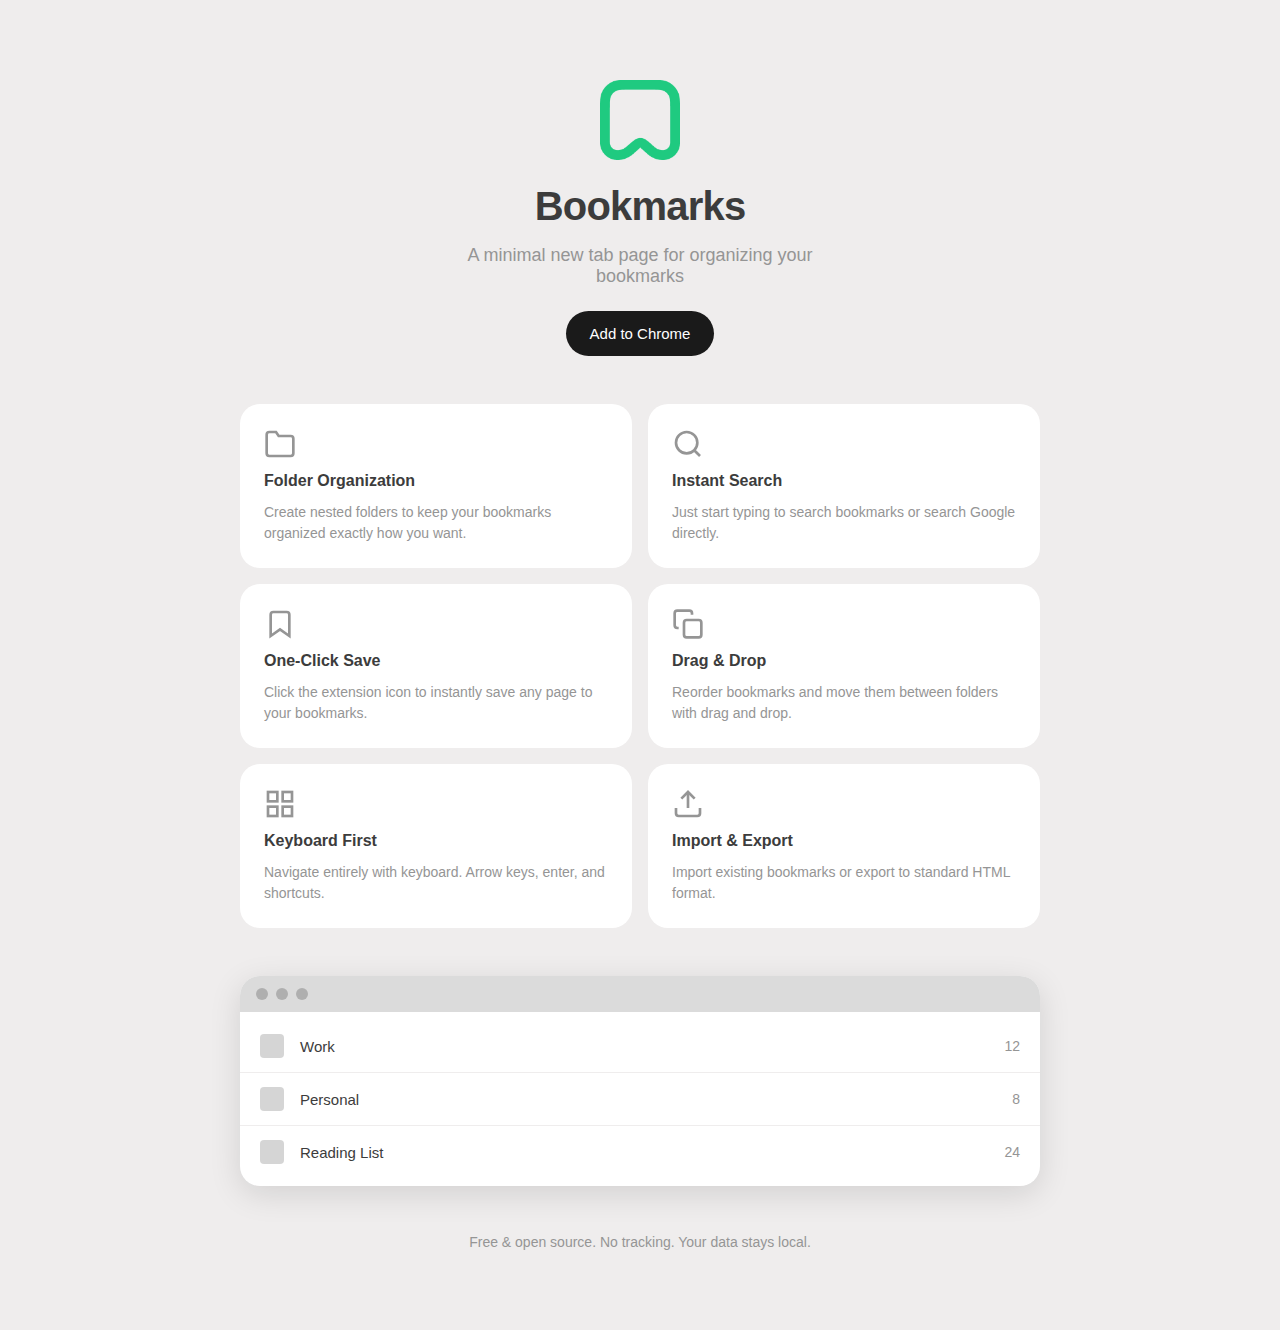
<file: landing page/index.html>
<!DOCTYPE html>
<html lang="en">
<head>
  <meta charset="UTF-8">
  <meta name="viewport" content="width=device-width, initial-scale=1.0">
  <title>Bookmarks - A Better New Tab</title>
  <link rel="stylesheet" href="styles.css">
  <link rel="icon" href="../icons/icon48.png" type="image/png">
</head>
<body>
  <main class="container">
    <!-- Hero Section -->
    <section class="hero">
      <div class="hero-icon">
        <img src="../icons/icon128.png" alt="Bookmarks icon">
      </div>
      <h1 class="hero-title">Bookmarks</h1>
      <p class="hero-subtitle">A minimal new tab page for organizing your bookmarks</p>
      <a href="https://chrome.google.com/webstore" class="btn-primary" target="_blank">
        Add to Chrome
      </a>
    </section>

    <!-- Features Section -->
    <section class="features">
      <div class="feature-card">
        <div class="feature-icon">
          <svg viewBox="0 0 24 24" fill="none" stroke="currentColor" stroke-width="2">
            <path d="M22 19a2 2 0 0 1-2 2H4a2 2 0 0 1-2-2V5a2 2 0 0 1 2-2h5l2 3h9a2 2 0 0 1 2 2z"/>
          </svg>
        </div>
        <h3 class="feature-title">Folder Organization</h3>
        <p class="feature-desc">Create nested folders to keep your bookmarks organized exactly how you want.</p>
      </div>

      <div class="feature-card">
        <div class="feature-icon">
          <svg viewBox="0 0 24 24" fill="none" stroke="currentColor" stroke-width="2">
            <circle cx="11" cy="11" r="8"/>
            <path d="M21 21l-4.35-4.35"/>
          </svg>
        </div>
        <h3 class="feature-title">Instant Search</h3>
        <p class="feature-desc">Just start typing to search bookmarks or search Google directly.</p>
      </div>

      <div class="feature-card">
        <div class="feature-icon">
          <svg viewBox="0 0 24 24" fill="none" stroke="currentColor" stroke-width="2">
            <path d="M19 21l-7-5-7 5V5a2 2 0 0 1 2-2h10a2 2 0 0 1 2 2z"/>
          </svg>
        </div>
        <h3 class="feature-title">One-Click Save</h3>
        <p class="feature-desc">Click the extension icon to instantly save any page to your bookmarks.</p>
      </div>

      <div class="feature-card">
        <div class="feature-icon">
          <svg viewBox="0 0 24 24" fill="none" stroke="currentColor" stroke-width="2">
            <rect x="9" y="9" width="13" height="13" rx="2" ry="2"/>
            <path d="M5 15H4a2 2 0 0 1-2-2V4a2 2 0 0 1 2-2h9a2 2 0 0 1 2 2v1"/>
          </svg>
        </div>
        <h3 class="feature-title">Drag & Drop</h3>
        <p class="feature-desc">Reorder bookmarks and move them between folders with drag and drop.</p>
      </div>

      <div class="feature-card">
        <div class="feature-icon">
          <svg viewBox="0 0 24 24" fill="none" stroke="currentColor" stroke-width="2">
            <rect x="3" y="3" width="7" height="7"/>
            <rect x="14" y="3" width="7" height="7"/>
            <rect x="14" y="14" width="7" height="7"/>
            <rect x="3" y="14" width="7" height="7"/>
          </svg>
        </div>
        <h3 class="feature-title">Keyboard First</h3>
        <p class="feature-desc">Navigate entirely with keyboard. Arrow keys, enter, and shortcuts.</p>
      </div>

      <div class="feature-card">
        <div class="feature-icon">
          <svg viewBox="0 0 24 24" fill="none" stroke="currentColor" stroke-width="2">
            <path d="M21 15v4a2 2 0 0 1-2 2H5a2 2 0 0 1-2-2v-4"/>
            <polyline points="17 8 12 3 7 8"/>
            <line x1="12" y1="3" x2="12" y2="15"/>
          </svg>
        </div>
        <h3 class="feature-title">Import & Export</h3>
        <p class="feature-desc">Import existing bookmarks or export to standard HTML format.</p>
      </div>
    </section>

    <!-- Preview Section -->
    <section class="preview">
      <div class="preview-window">
        <div class="preview-bar">
          <div class="preview-dots">
            <span></span>
            <span></span>
            <span></span>
          </div>
        </div>
        <div class="preview-content">
          <div class="preview-item">
            <div class="preview-icon folder"></div>
            <span>Work</span>
            <span class="preview-meta">12</span>
          </div>
          <div class="preview-item">
            <div class="preview-icon folder"></div>
            <span>Personal</span>
            <span class="preview-meta">8</span>
          </div>
          <div class="preview-item">
            <div class="preview-icon folder"></div>
            <span>Reading List</span>
            <span class="preview-meta">24</span>
          </div>
        </div>
      </div>
    </section>

    <!-- Footer -->
    <footer class="footer">
      <p>Free & open source. No tracking. Your data stays local.</p>
    </footer>
  </main>
</body>
</html>
</file>
<file: landing page/styles.css>
/* CSS Variables - matching extension design system */
:root {
  --bg-primary: #EFEDED;
  --bg-secondary: #ffffff;
  --bg-hover: #dbdbdb;
  --text-primary: #3c3c3c;
  --text-secondary: #959595;
  --border-color: rgba(0, 0, 0, 0.2);
  --accent-color: #1a1a1a;
  --accent-hover: #000000;
  --accent-text: #ffffff;
  --shadow: 0 1px 3px rgba(0, 0, 0, 0.04);
  --shadow-lg: 0 8px 32px rgba(0, 0, 0, 0.12);
  --radius: 20px;
  --radius-sm: 8px;
}

/* Dark mode */
@media (prefers-color-scheme: dark) {
  :root {
    --bg-primary: #3C3C3C;
    --bg-secondary: #282828;
    --bg-hover: #505050;
    --text-primary: #f5f5f5;
    --text-secondary: #a0a0a0;
    --border-color: rgba(255, 255, 255, 0.06);
    --accent-color: #ffffff;
    --accent-hover: #e5e5e5;
    --accent-text: #1a1a1a;
    --shadow: 0 1px 3px rgba(0, 0, 0, 0.2);
    --shadow-lg: 0 8px 32px rgba(0, 0, 0, 0.5);
  }
}

/* Reset */
*, *::before, *::after {
  box-sizing: border-box;
}

body {
  display: flex;
  justify-content: center;
  align-items: flex-start;
  min-height: 100vh;
  margin: 0;
  padding: 1rem;
  background-color: var(--bg-primary);
  color: var(--text-primary);
  font-family: -apple-system, BlinkMacSystemFont, 'Segoe UI', Roboto, Oxygen, Ubuntu, sans-serif;
  transition: background-color 0.3s ease, color 0.3s ease;
}

/* Container */
.container {
  width: 100%;
  max-width: 800px;
  display: flex;
  flex-direction: column;
  align-items: center;
  gap: 3rem;
  padding: 4rem 0;
}

/* Hero Section */
.hero {
  text-align: center;
  display: flex;
  flex-direction: column;
  align-items: center;
  gap: 1rem;
}

.hero-icon {
  width: 80px;
  height: 80px;
  margin-bottom: 0.5rem;
}

.hero-icon img {
  width: 100%;
  height: 100%;
  object-fit: contain;
}

.hero-title {
  font-size: 2.5rem;
  font-weight: 600;
  margin: 0;
  letter-spacing: -0.02em;
}

.hero-subtitle {
  font-size: 1.125rem;
  color: var(--text-secondary);
  margin: 0;
  max-width: 400px;
}

.btn-primary {
  display: inline-flex;
  align-items: center;
  padding: 0.875rem 1.5rem;
  background-color: var(--accent-color);
  color: var(--accent-text);
  text-decoration: none;
  border-radius: 9999px;
  font-size: 0.9375rem;
  font-weight: 500;
  margin-top: 0.5rem;
  transition: background-color 0.2s ease, transform 0.2s ease;
}

.btn-primary:hover {
  background-color: var(--accent-hover);
  transform: translateY(-1px);
}

/* Features Section */
.features {
  display: grid;
  grid-template-columns: repeat(2, 1fr);
  gap: 1rem;
  width: 100%;
}

@media (max-width: 600px) {
  .features {
    grid-template-columns: 1fr;
  }
}

.feature-card {
  background-color: var(--bg-secondary);
  border-radius: var(--radius);
  padding: 1.5rem;
  display: flex;
  flex-direction: column;
  gap: 0.75rem;
}

.feature-icon {
  width: 32px;
  height: 32px;
  color: var(--text-secondary);
}

.feature-icon svg {
  width: 100%;
  height: 100%;
}

.feature-title {
  font-size: 1rem;
  font-weight: 600;
  margin: 0;
}

.feature-desc {
  font-size: 0.875rem;
  color: var(--text-secondary);
  margin: 0;
  line-height: 1.5;
}

/* Preview Section */
.preview {
  width: 100%;
}

.preview-window {
  background-color: var(--bg-secondary);
  border-radius: var(--radius);
  overflow: hidden;
  box-shadow: var(--shadow-lg);
}

.preview-bar {
  padding: 0.75rem 1rem;
  background-color: var(--bg-hover);
}

.preview-dots {
  display: flex;
  gap: 0.5rem;
}

.preview-dots span {
  width: 12px;
  height: 12px;
  border-radius: 50%;
  background-color: var(--border-color);
}

.preview-content {
  padding: 0.5rem 0;
}

.preview-item {
  display: flex;
  align-items: center;
  padding: 0.875rem 1.25rem;
  gap: 1rem;
  border-bottom: 1px solid var(--bg-primary);
}

.preview-item:last-child {
  border-bottom: none;
}

.preview-icon {
  width: 24px;
  height: 24px;
  border-radius: 4px;
  flex-shrink: 0;
}

.preview-icon.folder {
  background-color: var(--text-secondary);
  opacity: 0.4;
}

.preview-item span:not(.preview-meta) {
  flex: 1;
  font-size: 0.9375rem;
  font-weight: 500;
}

.preview-meta {
  font-size: 0.875rem;
  color: var(--text-secondary);
}

/* Footer */
.footer {
  text-align: center;
}

.footer p {
  font-size: 0.875rem;
  color: var(--text-secondary);
  margin: 0;
}
</file>
